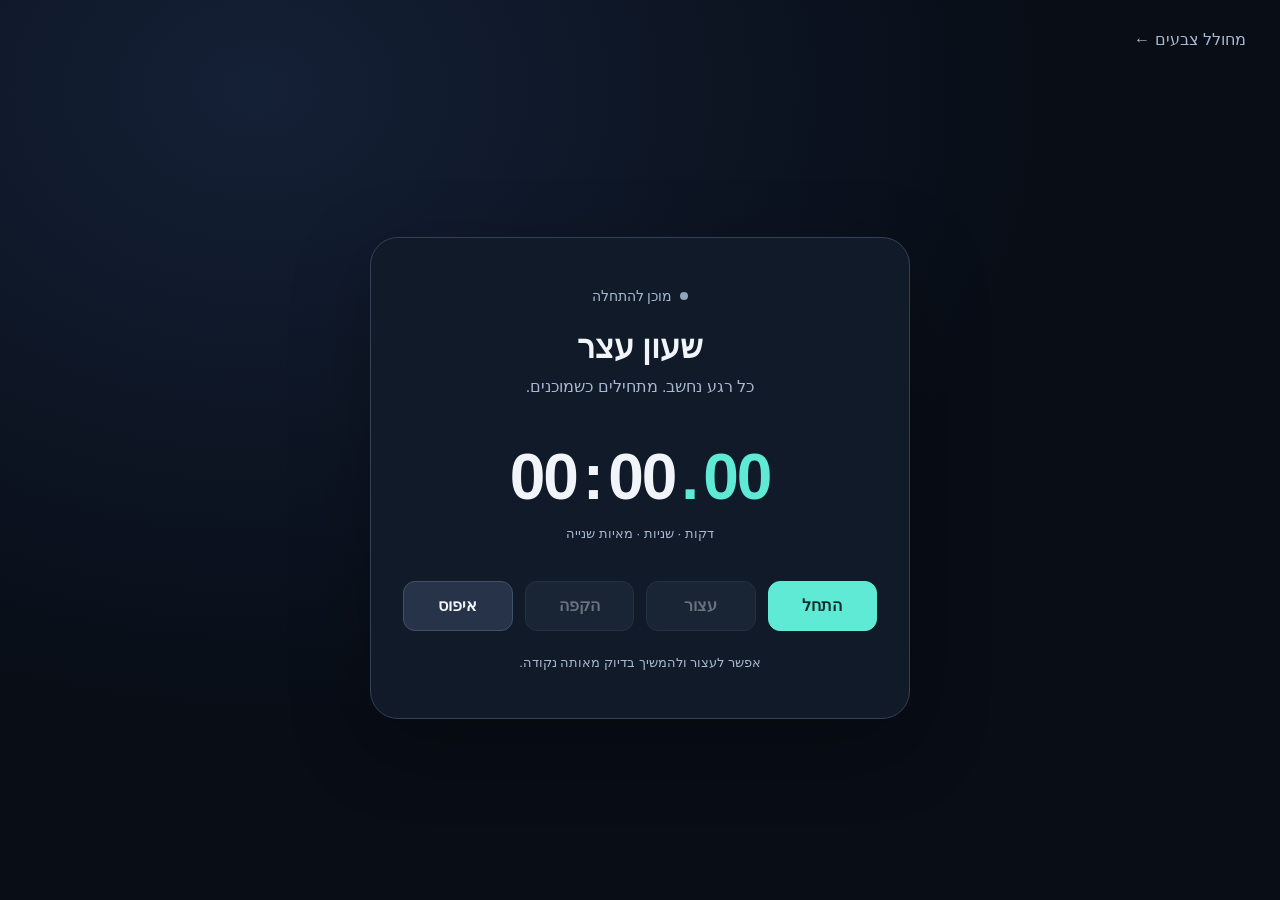
<file: index.html>
<!doctype html>
<html lang="he" dir="rtl">
<head>
  <meta charset="UTF-8">
  <meta name="viewport" content="width=device-width, initial-scale=1">
  <meta name="theme-color" content="#080d16">
  <title>סטופר | שעון עצר</title>
  <style>
    * { box-sizing: border-box; }
    .top-nav { position: absolute; top: 20px; right: 24px; }
    .top-nav a { color: #a8b8d0; text-decoration: none; padding: 10px; display: inline-block; }
    .top-nav a:hover { color: #5eead4; }
    .top-nav a:focus-visible { outline: 3px solid #c4b5fd; outline-offset: 3px; border-radius: 8px; }
    body { margin: 0; min-height: 100vh; min-height: 100svh; display: grid; place-items: center; padding: 80px 24px 24px; font-family: Arial, sans-serif; color: #f1f5f9; background: radial-gradient(ellipse at 20% 10%, #142036 0, transparent 55%), #080d16; }
    main { width: min(100%, 540px); padding: 48px 32px; text-align: center; background: #111a29; border: 1px solid #344155; border-radius: 28px; box-shadow: 0 24px 80px #0004; }
    .badge { display: inline-flex; align-items: center; gap: 8px; color: #a8b8d0; font-size: 14px; }
    .dot { width: 8px; height: 8px; border-radius: 50%; background: #94a3b8; }
    main.running .dot { background: #5eead4; box-shadow: 0 0 12px #5eead466; }
    h1 { margin: 24px 0 8px; font-size: 32px; }
    .subtitle { margin: 0; color: #a8b8d0; line-height: 1.6; }
    .clock { margin: 40px 0; }
    .digits { display: flex; align-items: baseline; justify-content: center; gap: 6px; direction: ltr; font-size: clamp(38px, 9vw, 64px); font-weight: 700; font-variant-numeric: tabular-nums; letter-spacing: -2px; }
    .fraction { color: #5eead4; }
    .labels { margin-top: 12px; color: #a8b8d0; font-size: 13px; }
    .controls { display: grid; grid-template-columns: repeat(4, 1fr); gap: 12px; }
    .laps { margin-top: 28px; text-align: right; }
    .laps h2 { margin: 0 0 12px; font-size: 18px; }
    .lap-list { margin: 0; padding: 0; list-style: none; max-height: 240px; overflow-y: auto; }
    .lap-list li { display: flex; justify-content: space-between; gap: 16px; padding: 14px 4px; border-bottom: 1px solid #344155; color: #a8b8d0; }
    .lap-list time { color: #5eead4; direction: ltr; font-variant-numeric: tabular-nums; }
    button { flex: 1; min-height: 50px; padding: 12px; border: 1px solid #42516a; border-radius: 12px; background: #263348; color: #f1f5f9; font: inherit; font-weight: 700; cursor: pointer; transition: background .15s, transform .15s; }
    button:hover:enabled { background: #34455e; transform: translateY(-2px); }
    #start { background: #5eead4; color: #102b2a; border-color: #5eead4; }
    #start:hover:enabled { background: #99f6e4; }
    button:disabled { opacity: .4; cursor: default; }
    button:focus-visible { outline: 3px solid #c4b5fd; outline-offset: 4px; }
    .hint { margin: 24px 0 0; font-size: 13px; color: #a8b8d0; }
    @media (max-width: 420px) { main { padding: 32px 18px; } .controls { grid-template-columns: repeat(2, 1fr); gap: 8px; } }
    @media (prefers-reduced-motion: reduce) { button { transition: none; } }
  </style>
</head>
<body>
  <nav class="top-nav" aria-label="ניווט ראשי"><a href="/colors/">מחולל צבעים ←</a></nav>
  <main id="stopwatch">
    <div class="badge"><span class="dot" aria-hidden="true"></span><span id="status" role="status">מוכן להתחלה</span></div>
    <h1>שעון עצר</h1>
    <p class="subtitle">כל רגע נחשב. מתחילים כשמוכנים.</p>
    <div class="clock">
      <div class="digits" role="timer" aria-label="זמן שחלף בדקות, שניות ומאיות שנייה" aria-live="off"><span id="minutes">00</span><span>:</span><span id="seconds">00</span><span class="fraction">.</span><span id="hundredths" class="fraction">00</span></div>
      <div class="labels">דקות · שניות · מאיות שנייה</div>
    </div>
    <div class="controls">
      <button id="start" type="button">התחל</button>
      <button id="stop" type="button" disabled>עצור</button>
      <button id="lap" type="button" disabled>הקפה</button>
      <button id="reset" type="button">איפוס</button>
    </div>
    <section id="laps" class="laps" aria-labelledby="laps-title" hidden>
      <h2 id="laps-title">זמני ביניים</h2>
      <ol id="lap-list" class="lap-list" aria-live="polite" aria-relevant="additions"></ol>
    </section>
    <p class="hint">אפשר לעצור ולהמשיך בדיוק מאותה נקודה.</p>
  </main>
  <script>
    const panel = document.getElementById('stopwatch');
    const status = document.getElementById('status');
    const minutes = document.getElementById('minutes');
    const seconds = document.getElementById('seconds');
    const hundredths = document.getElementById('hundredths');
    const start = document.getElementById('start');
    const stop = document.getElementById('stop');
    const reset = document.getElementById('reset');
    const lap = document.getElementById('lap');
    const laps = document.getElementById('laps');
    const lapList = document.getElementById('lap-list');
    let lapCount = 0;
    let elapsed = 0;
    let startedAt = 0;
    let running = false;
    let frame = null;

    function render(time) {
      const ticks = Math.floor(time / 10);
      minutes.textContent = String(Math.floor(ticks / 6000)).padStart(2, '0');
      seconds.textContent = String(Math.floor(ticks / 100) % 60).padStart(2, '0');
      hundredths.textContent = String(ticks % 100).padStart(2, '0');
    }

    function update() {
      render(elapsed + performance.now() - startedAt);
      frame = requestAnimationFrame(update);
    }

    function setState(message) {
      panel.classList.toggle('running', running);
      start.disabled = running;
      stop.disabled = !running;
      lap.disabled = !running;
      status.textContent = message;
    }

    start.addEventListener('click', () => {
      if (running) return;
      startedAt = performance.now();
      running = true;
      setState('המדידה פועלת');
      update();
    });

    stop.addEventListener('click', () => {
      if (!running) return;
      elapsed += performance.now() - startedAt;
      running = false;
      cancelAnimationFrame(frame);
      render(elapsed);
      start.textContent = 'המשך';
      setState('המדידה נעצרה');
      start.focus();
    });

    lap.addEventListener('click', () => {
      if (!running) return;
      const time = elapsed + performance.now() - startedAt;
      render(time);
      const row = document.createElement('li');
      const label = document.createElement('span');
      const timestamp = document.createElement('time');
      label.textContent = `הקפה ${++lapCount}`;
      timestamp.textContent = `${minutes.textContent}:${seconds.textContent}.${hundredths.textContent}`;
      timestamp.dateTime = `PT${(Math.floor(time / 10) / 100).toFixed(2)}S`;
      row.append(label, timestamp);
      lapList.append(row);
      laps.hidden = false;
      lapList.scrollTop = lapList.scrollHeight;
    });

    reset.addEventListener('click', () => {
      running = false;
      cancelAnimationFrame(frame);
      elapsed = 0;
      lapCount = 0;
      lapList.replaceChildren();
      laps.hidden = true;
      render(0);
      start.textContent = 'התחל';
      setState('מוכן להתחלה');
    });
  </script>
</body>
</html>
</file>
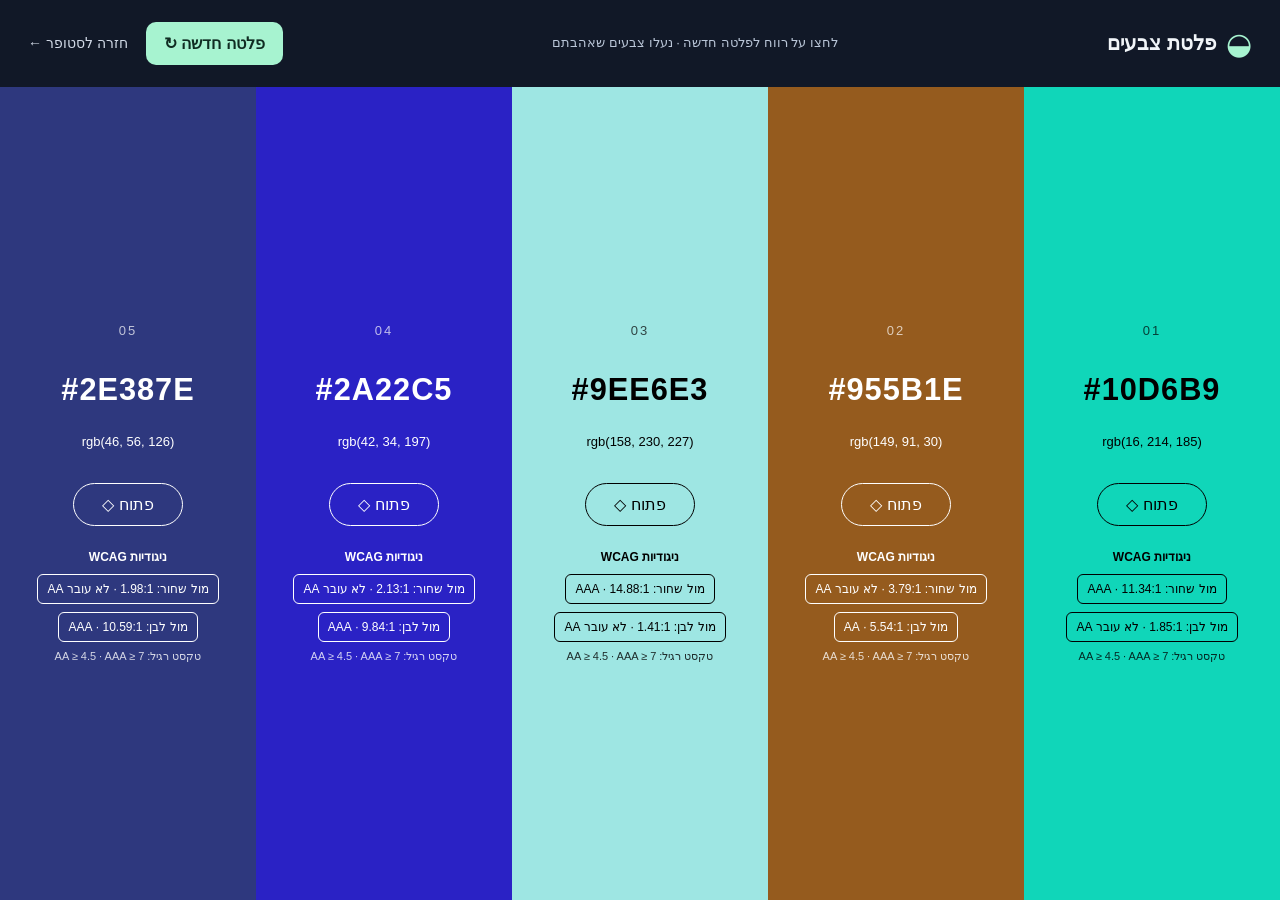
<file: colors/index.html>
<!doctype html>
<html lang="he" dir="rtl">
<head>
  <meta charset="UTF-8">
  <meta name="viewport" content="width=device-width, initial-scale=1">
  <meta name="theme-color" content="#111827">
  <title>מחולל פלטות צבעים</title>
  <link rel="stylesheet" href="./style.css">
  <script src="./app.js" defer></script>
</head>
<body>
  <header class="toolbar">
    <div class="brand"><span class="brand-icon" aria-hidden="true">◒</span><h1>פלטת צבעים</h1></div>
    <p class="shortcut">לחצו על רווח לפלטה חדשה · נעלו צבעים שאהבתם</p>
    <div class="actions"><button id="generate" type="button">פלטה חדשה <span aria-hidden="true">↻</span></button><a href="/">חזרה לסטופר ←</a></div>
  </header>
  <main id="palette" class="palette" aria-label="פלטה של חמישה צבעים"></main>
  <div id="toast" class="toast" role="status" aria-live="polite"></div>
  <noscript><p class="no-script">יש להפעיל JavaScript כדי להשתמש במחולל הצבעים.</p></noscript>
</body>
</html>
</file>
<file: colors/style.css>
* { box-sizing: border-box; }
:root { font-family: Arial, sans-serif; color: #f1f5f9; background: #111827; }
body { margin: 0; min-height: 100vh; min-height: 100svh; display: flex; flex-direction: column; }
button, a { -webkit-tap-highlight-color: transparent; }
button { font: inherit; cursor: pointer; }
.toolbar { display: flex; align-items: center; justify-content: space-between; gap: 20px; padding: 20px 28px; }
.brand { display: flex; align-items: center; gap: 10px; white-space: nowrap; }
.brand-icon { color: #a7f3d0; font-size: 30px; }
h1 { margin: 0; font-size: 20px; }
.shortcut { color: #bac6d8; font-size: 13px; line-height: 1.6; }
.actions { display: flex; align-items: center; gap: 18px; }
.actions button { padding: 12px 18px; border: 0; border-radius: 10px; background: #a7f3d0; color: #102c22; font-weight: 700; white-space: nowrap; }
.actions button:hover { background: #d1fae5; }
.actions a { color: #d1d9e6; font-size: 14px; text-decoration: none; white-space: nowrap; }
.actions a:hover { color: #a7f3d0; }
.palette { display: grid; grid-template-columns: repeat(5, minmax(0, 1fr)); flex: 1; min-height: calc(100svh - 92px); }
.swatch { display: flex; flex-direction: column; align-items: center; justify-content: center; gap: 24px; padding: 32px 12px; background: var(--swatch); color: var(--ink); }
.swatch-number { opacity: .7; font-size: 13px; letter-spacing: 2px; }
.codes { display: flex; flex-direction: column; align-items: center; gap: 6px; }
.copy { border: 0; padding: 10px 6px; border-radius: 8px; background: transparent; color: inherit; direction: ltr; }
.copy:hover { background: var(--tint); }
.hex { font-size: clamp(20px, 2.4vw, 36px); font-weight: 700; letter-spacing: 1px; }
.rgb { font-size: 13px; }
.lock { border: 1px solid currentColor; background: transparent; color: inherit; border-radius: 999px; padding: 11px 16px; min-width: 110px; }
.lock:hover, .lock[aria-pressed="true"] { background: var(--tint); }
.contrast { display: flex; flex-direction: column; gap: 8px; align-items: center; font-size: 12px; }
.contrast-title { font-weight: 700; margin-bottom: 2px; }
.contrast-badge { border: 1px solid currentColor; border-radius: 6px; padding: 7px 9px; direction: rtl; white-space: nowrap; }
.contrast-note { font-size: 11px; opacity: .8; }
button:focus-visible, a:focus-visible { outline: 3px solid currentColor; outline-offset: 4px; }
.toast { position: fixed; bottom: 24px; left: 50%; width: max-content; max-width: calc(100% - 32px); transform: translate(-50%, 12px); background: #111827; color: white; padding: 14px 24px; border: 1px solid #64748b; border-radius: 12px; box-shadow: 0 8px 32px #0003; opacity: 0; pointer-events: none; transition: opacity .15s, transform .15s; text-align: center; z-index: 2; }
.toast.visible { opacity: 1; transform: translate(-50%, 0); }
.no-script { padding: 24px; }
@media (max-width: 1000px) { .shortcut { display: none; } .toolbar { padding: 16px 20px; } .contrast-badge { font-size: 11px; padding: 6px; } }
@media (max-width: 900px) {
  .toolbar { flex-wrap: wrap; gap: 14px; }
  .actions { gap: 12px; flex-wrap: wrap; }
  .palette { grid-template-columns: 1fr; min-height: 0; }
  .swatch { display: grid; grid-template-columns: minmax(0, 1fr) auto; gap: 14px 12px; padding: 24px 18px; min-height: 220px; }
  .swatch-number { display: none; }
  .codes { align-items: flex-start; }
  .hex { font-size: 26px; }
  .lock { min-width: 90px; padding: 11px 12px; }
  .contrast { grid-column: 1 / -1; flex-direction: row; flex-wrap: wrap; justify-content: flex-start; }
  .contrast-note { flex-basis: 100%; }
}
@media (prefers-reduced-motion: reduce) { .toast { transition: none; } }
</file>
